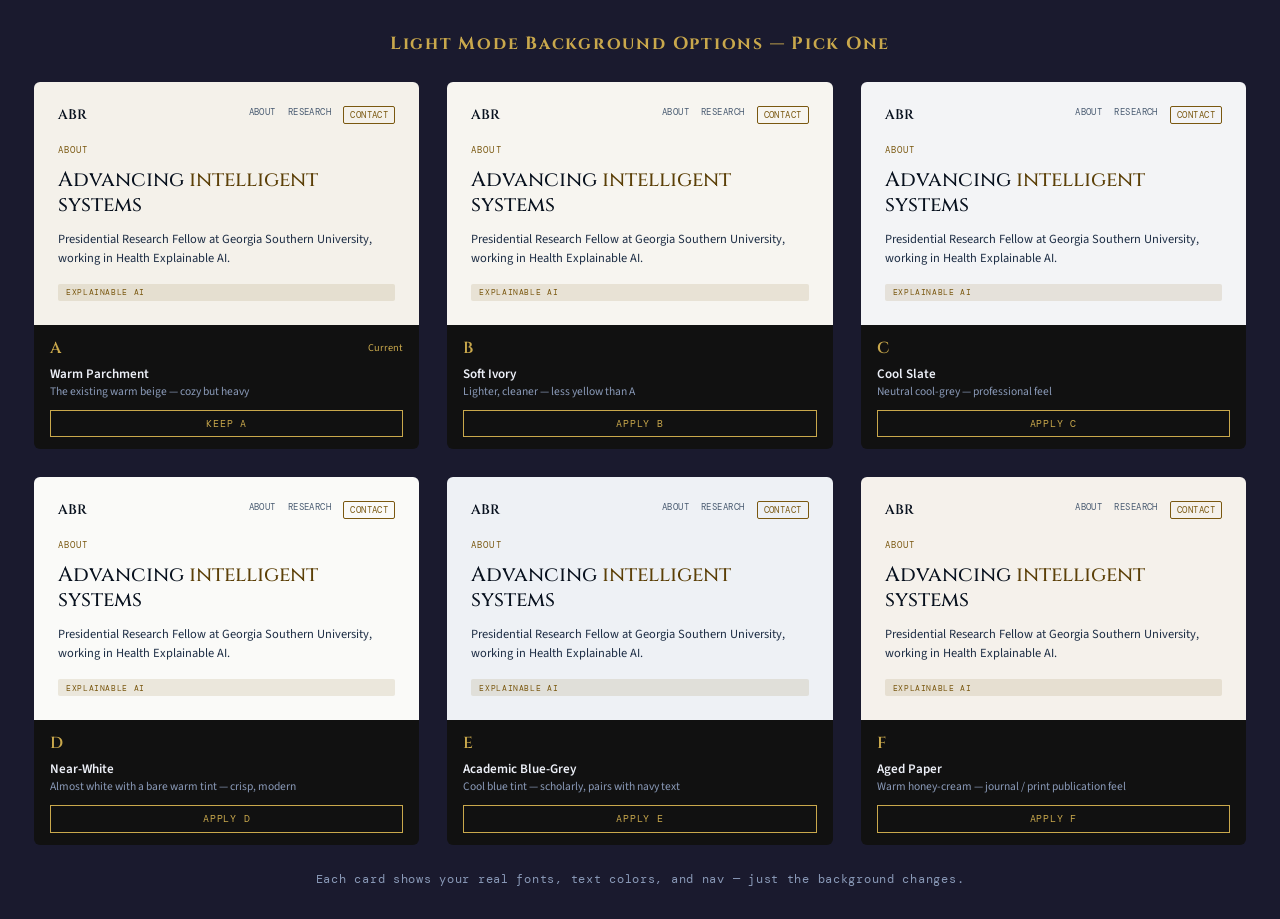
<file: bg-preview.html>
<!DOCTYPE html>
<html lang="en">
<head>
<meta charset="UTF-8">
<meta name="viewport" content="width=device-width, initial-scale=1.0">
<title>Background Options Preview</title>
<link rel="preconnect" href="https://fonts.googleapis.com">
<link rel="preconnect" href="https://fonts.gstatic.com" crossorigin>
<link href="https://fonts.googleapis.com/css2?family=Cinzel:wght@400;500;600&family=Source+Sans+3:wght@400;600&family=DM+Mono:wght@300;400&display=swap" rel="stylesheet">
<style>
* { box-sizing: border-box; margin: 0; padding: 0; }
body { font-family: 'Source Sans 3', sans-serif; background: #1a1a2e; color: #fff; padding: 2rem; }
h1 { font-family: 'Cinzel', serif; font-size: 1.1rem; letter-spacing: .1em; color: #c9a84c; margin-bottom: 1.5rem; text-align: center; }
.grid { display: grid; grid-template-columns: repeat(3, 1fr); gap: 1.5rem; }
.card { border-radius: 8px; overflow: hidden; border: 2px solid transparent; cursor: pointer; transition: border-color .2s; }
.card:hover { border-color: #c9a84c; }
.card.selected { border-color: #c9a84c; }
.preview {
    padding: 1.5rem;
    min-height: 220px;
    display: flex;
    flex-direction: column;
    gap: .75rem;
}
.mock-nav { display: flex; justify-content: space-between; align-items: center; margin-bottom: .5rem; }
.mock-logo { font-family: 'Cinzel', serif; font-size: .85rem; font-weight: 600; }
.mock-links { display: flex; gap: .75rem; }
.mock-link { font-family: 'DM Mono', monospace; font-size: .55rem; letter-spacing: .05em; text-transform: uppercase; }
.mock-label { font-family: 'DM Mono', monospace; font-size: .55rem; letter-spacing: .12em; text-transform: uppercase; }
.mock-title { font-family: 'Cinzel', serif; font-size: 1.3rem; font-weight: 500; line-height: 1.2; }
.mock-title em { font-style: normal; }
.mock-body { font-size: .78rem; line-height: 1.5; }
.mock-tag { display: inline-block; font-family: 'DM Mono', monospace; font-size: .5rem; letter-spacing: .08em; text-transform: uppercase; padding: .2rem .5rem; border-radius: 2px; margin-top: .3rem; }
.info { background: #111; padding: .75rem 1rem; }
.info-top { display: flex; justify-content: space-between; align-items: center; margin-bottom: .4rem; }
.opt-letter { font-family: 'Cinzel', serif; font-size: 1rem; font-weight: 600; color: #c9a84c; }
.opt-name { font-size: .82rem; font-weight: 600; color: #edf0f8; }
.opt-desc { font-size: .72rem; color: #8a9ab8; }
.pick-btn {
    display: block; width: 100%; margin-top: .6rem;
    background: transparent; border: 1px solid #c9a84c; color: #c9a84c;
    font-family: 'DM Mono', monospace; font-size: .6rem; letter-spacing: .08em;
    text-transform: uppercase; padding: .4rem; cursor: pointer;
    transition: background .2s;
}
.pick-btn:hover { background: rgba(201,168,76,.15); }
</style>
</head>
<body>

<h1>Light Mode Background Options — Pick One</h1>

<div class="grid">

  <!-- A -->
  <div class="card" onclick="pick('A')">
    <div class="preview" style="background:#f4f1ea;">
      <div class="mock-nav">
        <span class="mock-logo" style="color:#08111e">ABR</span>
        <div class="mock-links">
          <span class="mock-link" style="color:#4a5c72">About</span>
          <span class="mock-link" style="color:#4a5c72">Research</span>
          <span class="mock-link" style="color:#7a5810;border:1px solid #7a5810;padding:2px 6px;border-radius:2px">Contact</span>
        </div>
      </div>
      <div class="mock-label" style="color:#7a5810">About</div>
      <div class="mock-title" style="color:#08111e">Advancing <em style="color:#5c4008">intelligent</em> systems</div>
      <div class="mock-body" style="color:#1e2e45">Presidential Research Fellow at Georgia Southern University, working in Health Explainable AI.</div>
      <div class="mock-tag" style="background:rgba(122,88,16,.12);color:#7a5810">Explainable AI</div>
    </div>
    <div class="info">
      <div class="info-top"><span class="opt-letter">A</span><span style="font-size:.65rem;color:#c9a84c">Current</span></div>
      <div class="opt-name">Warm Parchment</div>
      <div class="opt-desc">The existing warm beige — cozy but heavy</div>
      <button class="pick-btn">Keep A</button>
    </div>
  </div>

  <!-- B -->
  <div class="card" onclick="pick('B')">
    <div class="preview" style="background:#f7f5f0;">
      <div class="mock-nav">
        <span class="mock-logo" style="color:#08111e">ABR</span>
        <div class="mock-links">
          <span class="mock-link" style="color:#4a5c72">About</span>
          <span class="mock-link" style="color:#4a5c72">Research</span>
          <span class="mock-link" style="color:#7a5810;border:1px solid #7a5810;padding:2px 6px;border-radius:2px">Contact</span>
        </div>
      </div>
      <div class="mock-label" style="color:#7a5810">About</div>
      <div class="mock-title" style="color:#08111e">Advancing <em style="color:#5c4008">intelligent</em> systems</div>
      <div class="mock-body" style="color:#1e2e45">Presidential Research Fellow at Georgia Southern University, working in Health Explainable AI.</div>
      <div class="mock-tag" style="background:rgba(122,88,16,.12);color:#7a5810">Explainable AI</div>
    </div>
    <div class="info">
      <div class="info-top"><span class="opt-letter">B</span></div>
      <div class="opt-name">Soft Ivory</div>
      <div class="opt-desc">Lighter, cleaner — less yellow than A</div>
      <button class="pick-btn">Apply B</button>
    </div>
  </div>

  <!-- C -->
  <div class="card" onclick="pick('C')">
    <div class="preview" style="background:#f3f4f6;">
      <div class="mock-nav">
        <span class="mock-logo" style="color:#08111e">ABR</span>
        <div class="mock-links">
          <span class="mock-link" style="color:#4a5c72">About</span>
          <span class="mock-link" style="color:#4a5c72">Research</span>
          <span class="mock-link" style="color:#7a5810;border:1px solid #7a5810;padding:2px 6px;border-radius:2px">Contact</span>
        </div>
      </div>
      <div class="mock-label" style="color:#7a5810">About</div>
      <div class="mock-title" style="color:#08111e">Advancing <em style="color:#5c4008">intelligent</em> systems</div>
      <div class="mock-body" style="color:#1e2e45">Presidential Research Fellow at Georgia Southern University, working in Health Explainable AI.</div>
      <div class="mock-tag" style="background:rgba(122,88,16,.12);color:#7a5810">Explainable AI</div>
    </div>
    <div class="info">
      <div class="info-top"><span class="opt-letter">C</span></div>
      <div class="opt-name">Cool Slate</div>
      <div class="opt-desc">Neutral cool-grey — professional feel</div>
      <button class="pick-btn">Apply C</button>
    </div>
  </div>

  <!-- D -->
  <div class="card" onclick="pick('D')">
    <div class="preview" style="background:#fafaf8;">
      <div class="mock-nav">
        <span class="mock-logo" style="color:#08111e">ABR</span>
        <div class="mock-links">
          <span class="mock-link" style="color:#4a5c72">About</span>
          <span class="mock-link" style="color:#4a5c72">Research</span>
          <span class="mock-link" style="color:#7a5810;border:1px solid #7a5810;padding:2px 6px;border-radius:2px">Contact</span>
        </div>
      </div>
      <div class="mock-label" style="color:#7a5810">About</div>
      <div class="mock-title" style="color:#08111e">Advancing <em style="color:#5c4008">intelligent</em> systems</div>
      <div class="mock-body" style="color:#1e2e45">Presidential Research Fellow at Georgia Southern University, working in Health Explainable AI.</div>
      <div class="mock-tag" style="background:rgba(122,88,16,.12);color:#7a5810">Explainable AI</div>
    </div>
    <div class="info">
      <div class="info-top"><span class="opt-letter">D</span></div>
      <div class="opt-name">Near-White</div>
      <div class="opt-desc">Almost white with a bare warm tint — crisp, modern</div>
      <button class="pick-btn">Apply D</button>
    </div>
  </div>

  <!-- E -->
  <div class="card" onclick="pick('E')">
    <div class="preview" style="background:#eef1f5;">
      <div class="mock-nav">
        <span class="mock-logo" style="color:#08111e">ABR</span>
        <div class="mock-links">
          <span class="mock-link" style="color:#4a5c72">About</span>
          <span class="mock-link" style="color:#4a5c72">Research</span>
          <span class="mock-link" style="color:#7a5810;border:1px solid #7a5810;padding:2px 6px;border-radius:2px">Contact</span>
        </div>
      </div>
      <div class="mock-label" style="color:#7a5810">About</div>
      <div class="mock-title" style="color:#08111e">Advancing <em style="color:#5c4008">intelligent</em> systems</div>
      <div class="mock-body" style="color:#1e2e45">Presidential Research Fellow at Georgia Southern University, working in Health Explainable AI.</div>
      <div class="mock-tag" style="background:rgba(122,88,16,.12);color:#7a5810">Explainable AI</div>
    </div>
    <div class="info">
      <div class="info-top"><span class="opt-letter">E</span></div>
      <div class="opt-name">Academic Blue-Grey</div>
      <div class="opt-desc">Cool blue tint — scholarly, pairs with navy text</div>
      <button class="pick-btn">Apply E</button>
    </div>
  </div>

  <!-- F -->
  <div class="card" onclick="pick('F')">
    <div class="preview" style="background:#f5f1eb;">
      <div class="mock-nav">
        <span class="mock-logo" style="color:#08111e">ABR</span>
        <div class="mock-links">
          <span class="mock-link" style="color:#4a5c72">About</span>
          <span class="mock-link" style="color:#4a5c72">Research</span>
          <span class="mock-link" style="color:#7a5810;border:1px solid #7a5810;padding:2px 6px;border-radius:2px">Contact</span>
        </div>
      </div>
      <div class="mock-label" style="color:#7a5810">About</div>
      <div class="mock-title" style="color:#08111e">Advancing <em style="color:#5c4008">intelligent</em> systems</div>
      <div class="mock-body" style="color:#1e2e45">Presidential Research Fellow at Georgia Southern University, working in Health Explainable AI.</div>
      <div class="mock-tag" style="background:rgba(122,88,16,.12);color:#7a5810">Explainable AI</div>
    </div>
    <div class="info">
      <div class="info-top"><span class="opt-letter">F</span></div>
      <div class="opt-name">Aged Paper</div>
      <div class="opt-desc">Warm honey-cream — journal / print publication feel</div>
      <button class="pick-btn">Apply F</button>
    </div>
  </div>

</div>

<p style="text-align:center;margin-top:1.5rem;font-size:.75rem;color:#8a9ab8;font-family:'DM Mono',monospace;letter-spacing:.06em">
  Each card shows your real fonts, text colors, and nav — just the background changes.
</p>

<script>
function pick(letter) {
  document.querySelectorAll('.card').forEach(c => c.classList.remove('selected'));
  event.currentTarget.classList.add('selected');
  alert('You picked ' + letter + ' — tell Claude "Apply option ' + letter + '" in the chat to apply it.');
}
</script>
</body>
</html>
</file>
